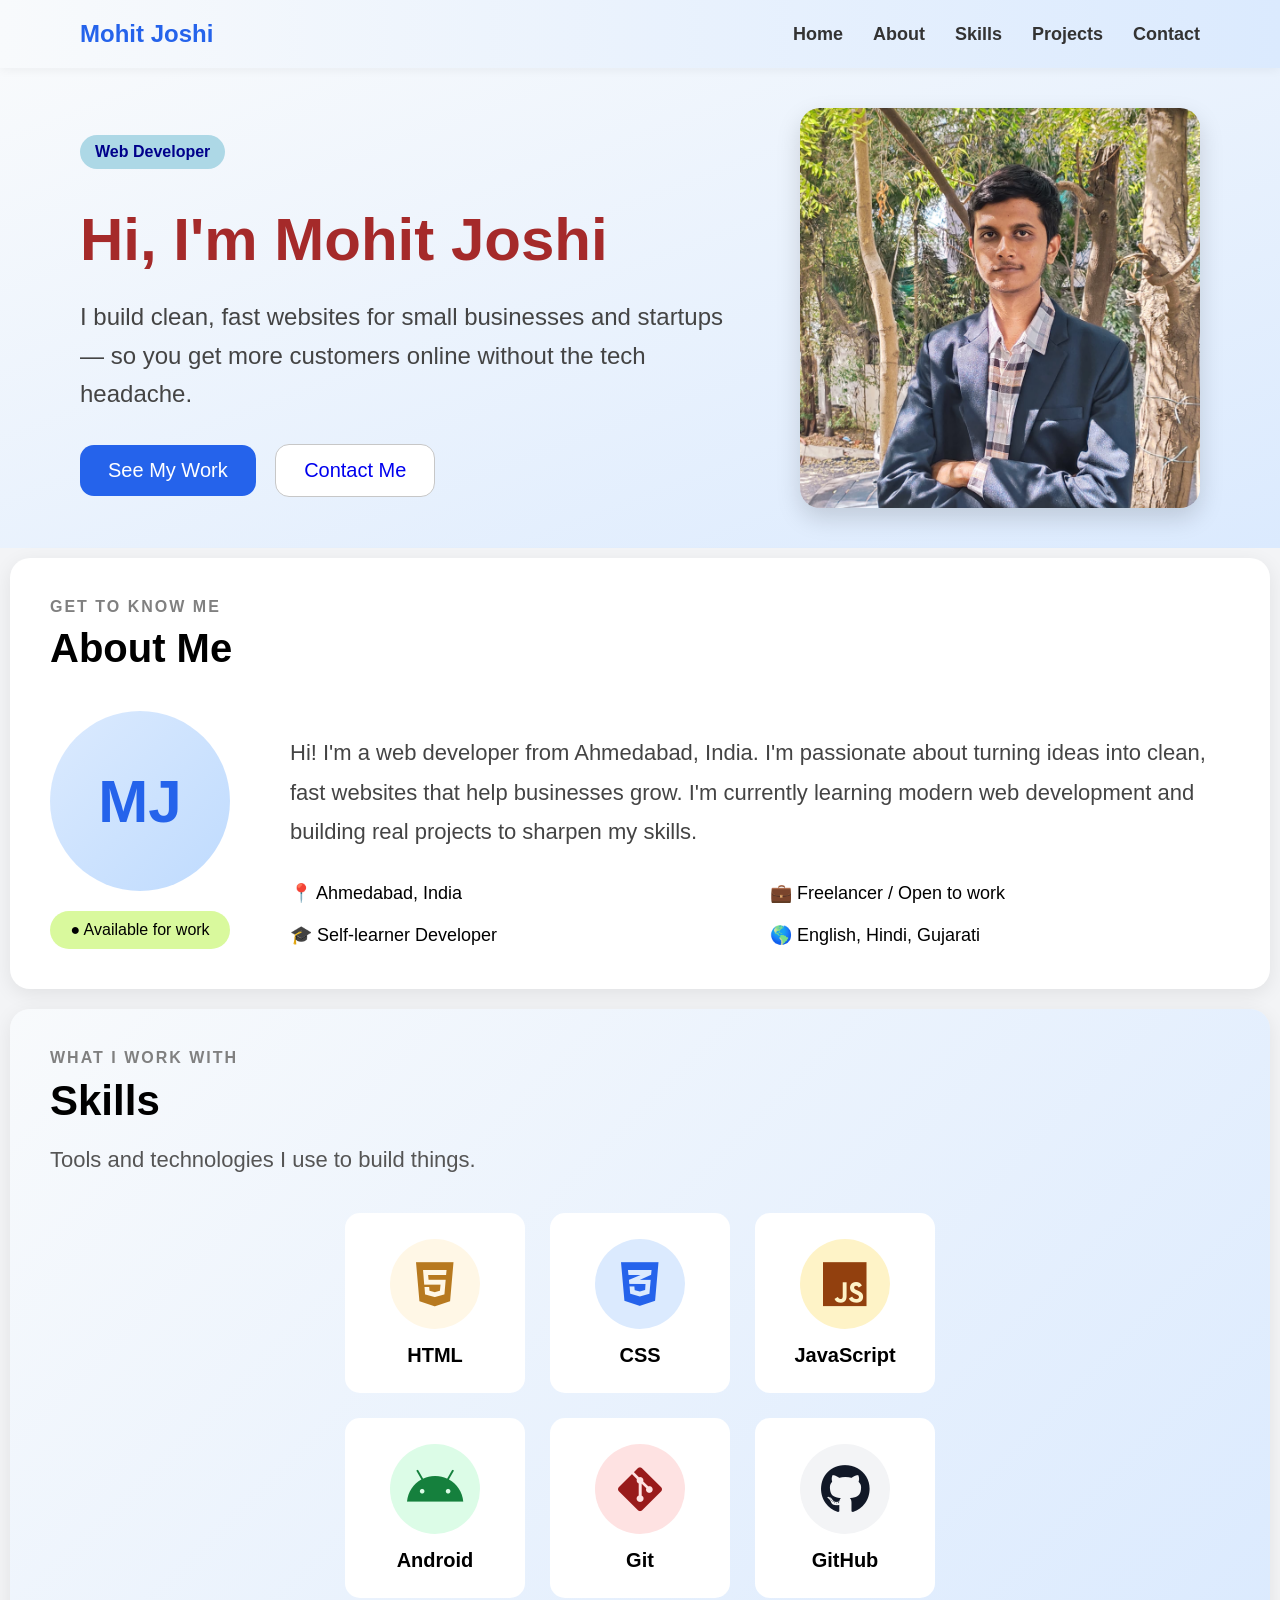
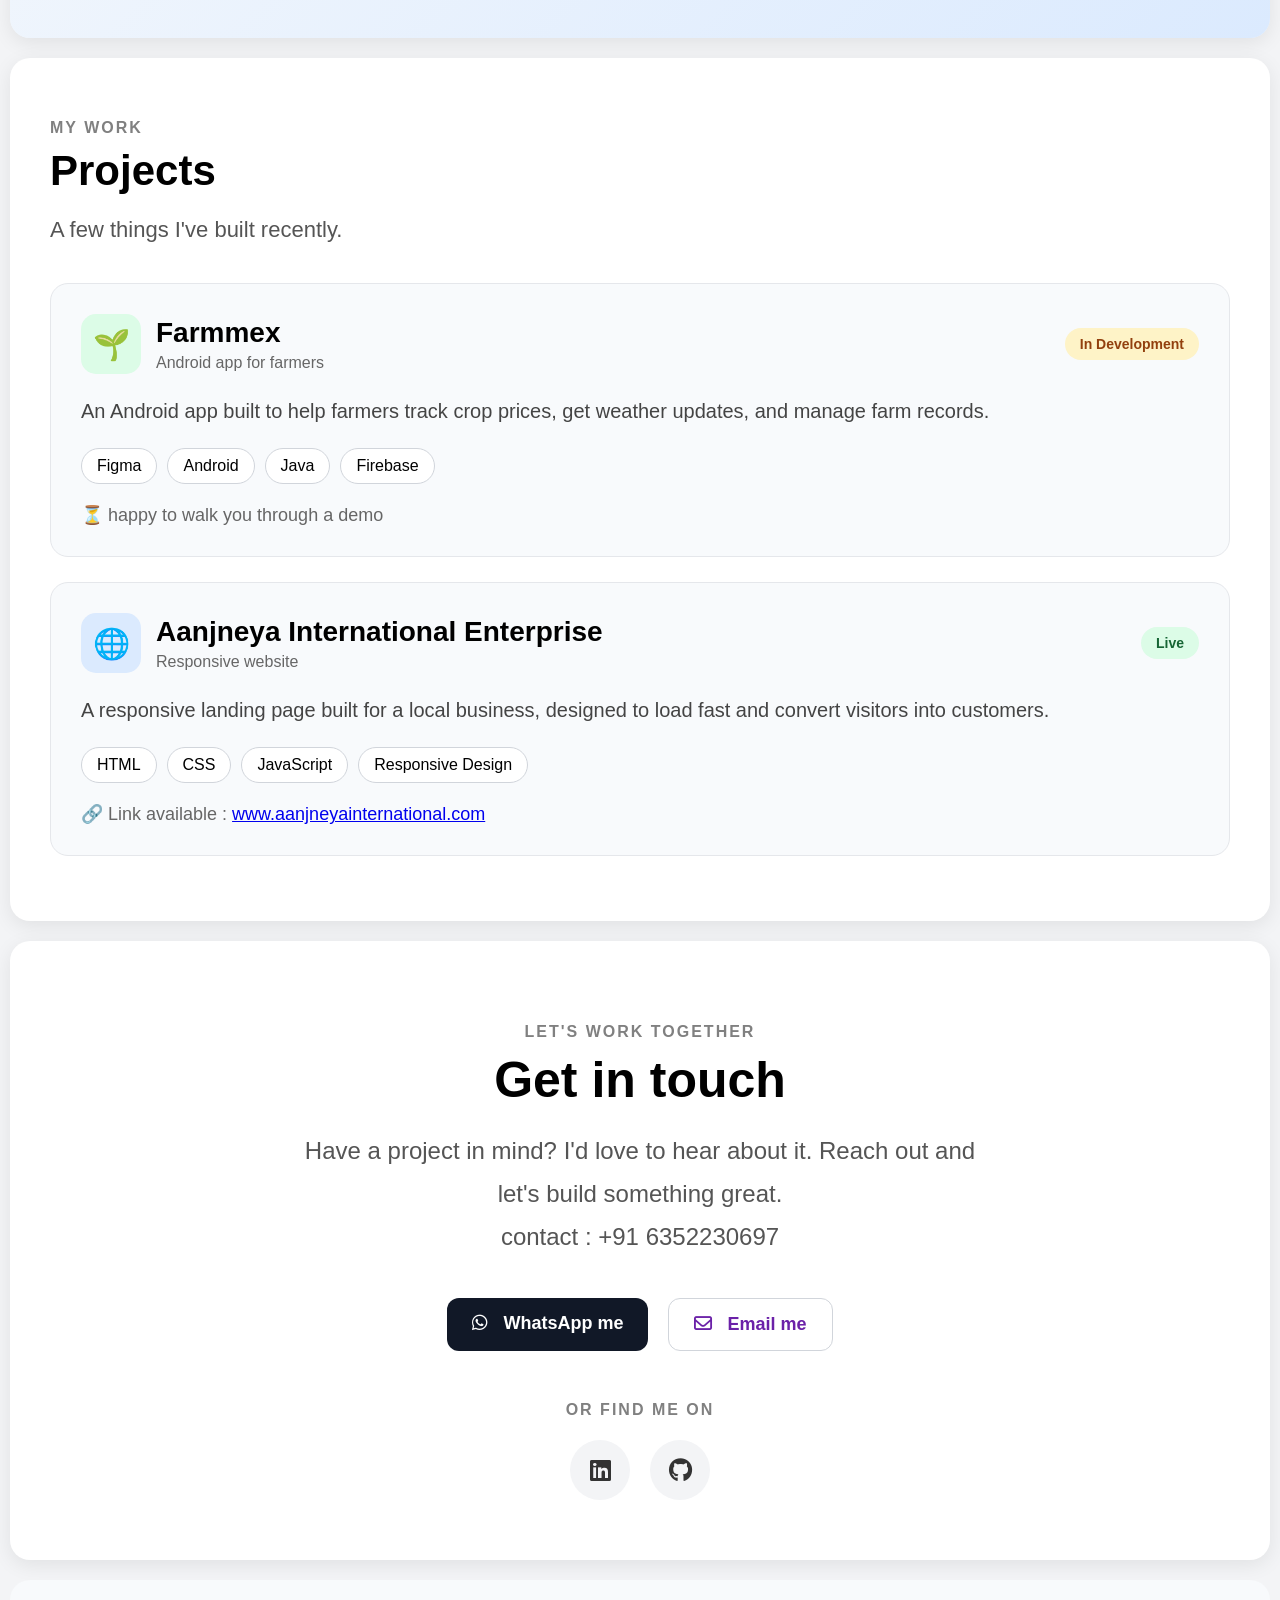
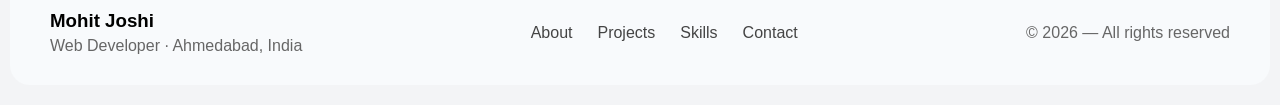
<file: index.html>
<!DOCTYPE html>
<html lang="en">
<head>
    <meta charset="UTF-8">
    <meta name="viewport" content="width=device-width, initial-scale=1.0">
    <meta name="description" content="This web site is for the portfolio of the Mohit Joshi.">
    <meta name="keywords" content="portfolio , Mohit , Joshi , web portfolio">
    <meta name="author" content="Mohit Joshi">
    <meta property="og:title"
    content="Mohit Joshi Portfolio">
    <meta property="og:description"
    content="Web Developer Portfolio">

    <meta property="og:type"
    content="website">
    <title>Mohit Joshi | Web Developer Portfolio</title>
    <link href="webHeroSection.css" rel="stylesheet">
    <link rel="stylesheet"
        href="https://cdnjs.cloudflare.com/ajax/libs/font-awesome/6.5.1/css/all.min.css">
</head>
<body>

    <nav class="navbar">

    <div class="logo">
        Mohit Joshi
    </div>

    <ul class="nav-links">

        <li><a href="#home">Home</a></li>

        <li><a href="#about">About</a></li>

        <li><a href="#skills">Skills</a></li>

        <li><a href="#projects">Projects</a></li>

        <li><a href="#contact">Contact</a></li>

    </ul>

</nav>
   <section id="home" class="webHeroSection">

    <div class="content">

        <h3 id="webdeveloper">Web Developer</h3>

        <h1 id="namesection">Hi, I'm Mohit Joshi</h1>

        <p id="descriptionsection">
            I build clean, fast websites for small businesses and startups —
            so you get more customers online without the tech headache.
        </p>

        <a href="#projects" class="seemywork">
    See My Work
</a>

<a href="#contact" class="Contact">
    Contact Me
</a>

    </div>

    <img src="1769966313739.jpg" alt="Mohit Joshi" id="mimage">

   </section>

<!-- <h1 class="aboutheading">About</h1> -->
<section id="about" class="about">

    <h4 class="about-tag">GET TO KNOW ME</h4>

    <h2 class="about-title">About Me</h2>

    <div class="about-container">

        <div class="about-left">

            <div class="profile-circle">
                MJ
            </div>

            <div class="status">
                ● Available for work
            </div>

        </div>

        <div class="about-right">

            <p class="about-description">
                Hi! I'm a web developer from Ahmedabad, India.
                I'm passionate about turning ideas into clean,
                fast websites that help businesses grow.

                I'm currently learning modern web development
                and building real projects to sharpen my skills.
            </p>

            <div class="info-grid">

                <div>📍 Ahmedabad, India</div>

                <div>💼 Freelancer / Open to work</div>

                <div>🎓 Self-learner Developer</div>

                <div>🌎 English, Hindi, Gujarati</div>

            </div>

            <!-- <hr> -->

            <!-- <h3>Skills</h3>

            <div class="skills">

                <span>HTML</span>
                <span>CSS</span>
                <span>JavaScript</span>
                <span>React</span>
                <span>Git</span>

            </div>

            <h3>At A Glance</h3>

            <div class="stats">

                <div class="card">
                    <h2>3+</h2>
                    <p>Projects Built</p>
                </div>

                <div class="card">
                    <h2>3</h2>
                    <p>Months Learning</p>
                </div>

                <div class="card">
                    <h2>100%</h2>
                    <p>Commitment</p>
                </div> -->

            </div>

        </div>

    </div>

</section>
<section id="skills" class="skills-section">

    <h4 class="skills-tag">WHAT I WORK WITH</h4>

    <h2 class="skills-title">Skills</h2>

    <p class="skills-description">
        Tools and technologies I use to build things.
    </p>

    <div class="skills-container">

        <div class="skill-card">
            <div class="icon html-icon">
                <i class="fa-brands fa-html5"></i>
            </div>
            <h3>HTML</h3>
        </div>

        <div class="skill-card">
            <div class="icon css-icon">
                <i class="fa-brands fa-css3-alt"></i>
            </div>
            <h3>CSS</h3>
        </div>

        <div class="skill-card">
            <div class="icon js-icon">
                <i class="fa-brands fa-js"></i>
            </div>
            <h3>JavaScript</h3>
        </div>

        <div class="skill-card">
            <div class="icon android-icon">
                <i class="fa-brands fa-android"></i>
            </div>
            <h3>Android</h3>
        </div>

        <div class="skill-card">
            <div class="icon git-icon">
                <i class="fa-brands fa-git-alt"></i>
            </div>
            <h3>Git</h3>
        </div>

        <div class="skill-card">
            <div class="icon github-icon">
                <i class="fa-brands fa-github"></i>
            </div>
            <h3>GitHub</h3>
        </div>

    </div>

</section>
<section id="projects" class="projects-section">

    <h4 class="projects-tag">MY WORK</h4>

    <h2 class="projects-title">Projects</h2>

    <p class="projects-description">
        A few things I've built recently.
    </p>

    <!-- Project 1 -->

    <div class="project-card">

        <div class="project-header">

            <div class="project-info">

                <div class="project-icon">🌱</div>

                <div>
                    <h3>Farmmex</h3>
                    <p>Android app for farmers</p>
                </div>

            </div>

            <span class="status-badge development">
                In Development
            </span>

        </div>

        <p class="project-text">
            An Android app built to help farmers track crop prices,
            get weather updates, and manage farm records.
        </p>

        <div class="tech-stack">
            <span>Figma</span>
            <span>Android</span>
            <span>Java</span>
            <span>Firebase</span>
        </div>

        <div class="project-footer">
            ⏳ happy to walk you through a demo
        </div>

    </div>

    <!-- Project 2 -->

    <div class="project-card">

        <div class="project-header">

            <div class="project-info">

                <div class="project-icon website">🌐</div>

                <div>
                    <h3>Aanjneya International Enterprise</h3>
                    <p>Responsive website</p>
                </div>

            </div>

            <span class="status-badge live">
                Live
            </span>

        </div>

        <p class="project-text">
            A responsive landing page built for a local business,
            designed to load fast and convert visitors into customers.
        </p>

        <div class="tech-stack">
            <span>HTML</span>
            <span>CSS</span>
            <span>JavaScript</span>
            <span>Responsive Design</span>
        </div>

        <div class="project-footer">
    🔗 Link available :
    <a href="https://www.aanjneyainternational.com/" target="_blank">
        www.aanjneyainternational.com
    </a>
</div>

    </div>

</section>
<section id="contact" class="contact-section">

    <h4 class="contact-tag">LET'S WORK TOGETHER</h4>

    <h2 class="contact-title">Get in touch</h2>

    <p class="contact-description">
        Have a project in mind? I'd love to hear about it.
        Reach out and let's build something great. 
    </p>

    
    <p class="contact-description">
        contact : +91 6352230697
    </p>

    <div class="contact-buttons">

        <a href="https://wa.me/916352230697" class="whatsapp-btn">
            <i class="fa-brands fa-whatsapp"></i>
            WhatsApp me
        </a>

        <a href="mailto:mjoshi2102@gmail.com" class="email-btn">
            <i class="fa-regular fa-envelope"></i>
            Email me
        </a>

    </div>

    <h4 class="social-title">OR FIND ME ON</h4>

    <div class="social-icons">

        <a href="https://www.linkedin.com/in/joshi-mohit-0b102326b?utm_source=share_via&utm_content=profile&utm_medium=member_android">
            <i class="fa-brands fa-linkedin"></i>
        </a>

        <a href="https://github.com/Mohitvjoshi">
            <i class="fa-brands fa-github"></i>
        </a>

    </div>

</section>
<footer class="footer">

    <div class="footer-left">

        <h3>Mohit Joshi</h3>

        <p>
            Web Developer · Ahmedabad, India
        </p>

    </div>

    <div class="footer-center">

        <a href="#about">About</a>

        <a href="#projects">Projects</a>

        <a href="#skills">Skills</a>

        <a href="#contact">Contact</a>

    </div>

    <div class="footer-right">

        © 2026 — All rights reserved

    </div>

</footer>
</body>
</html>
</file>
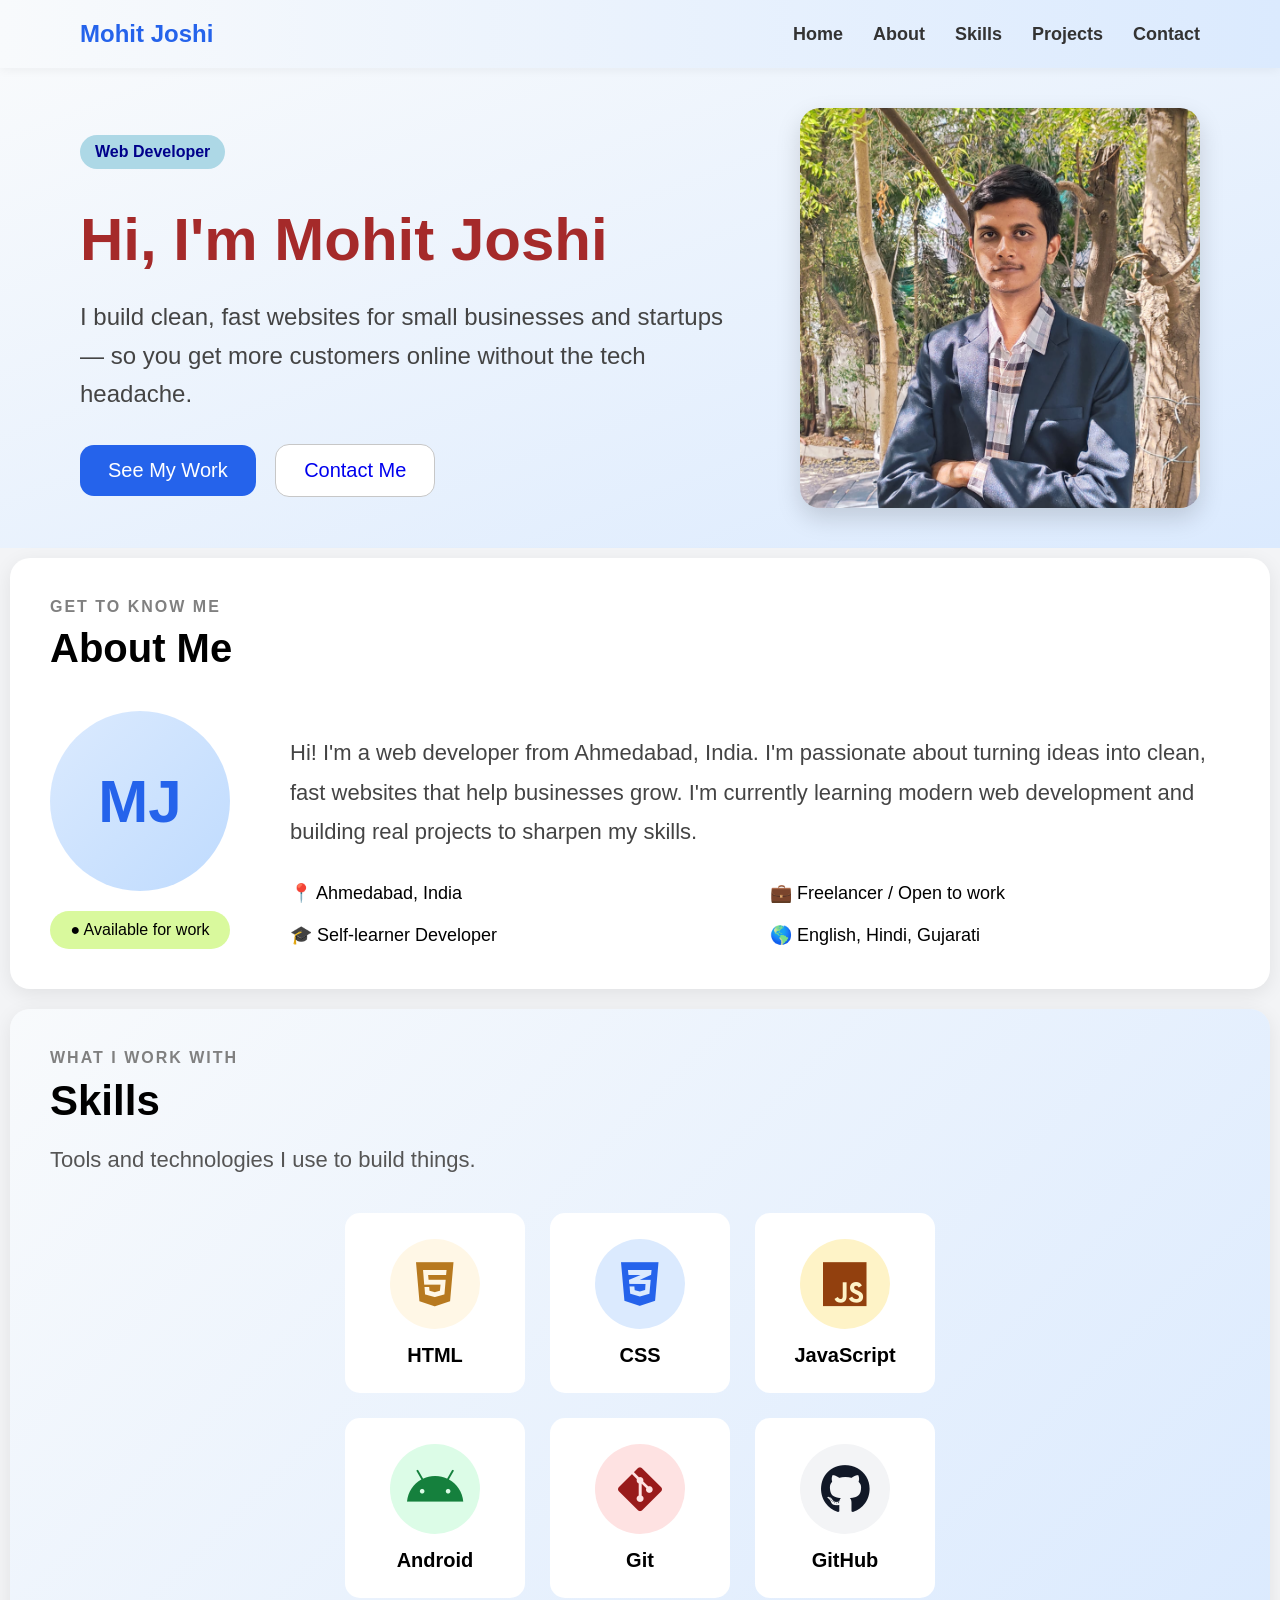
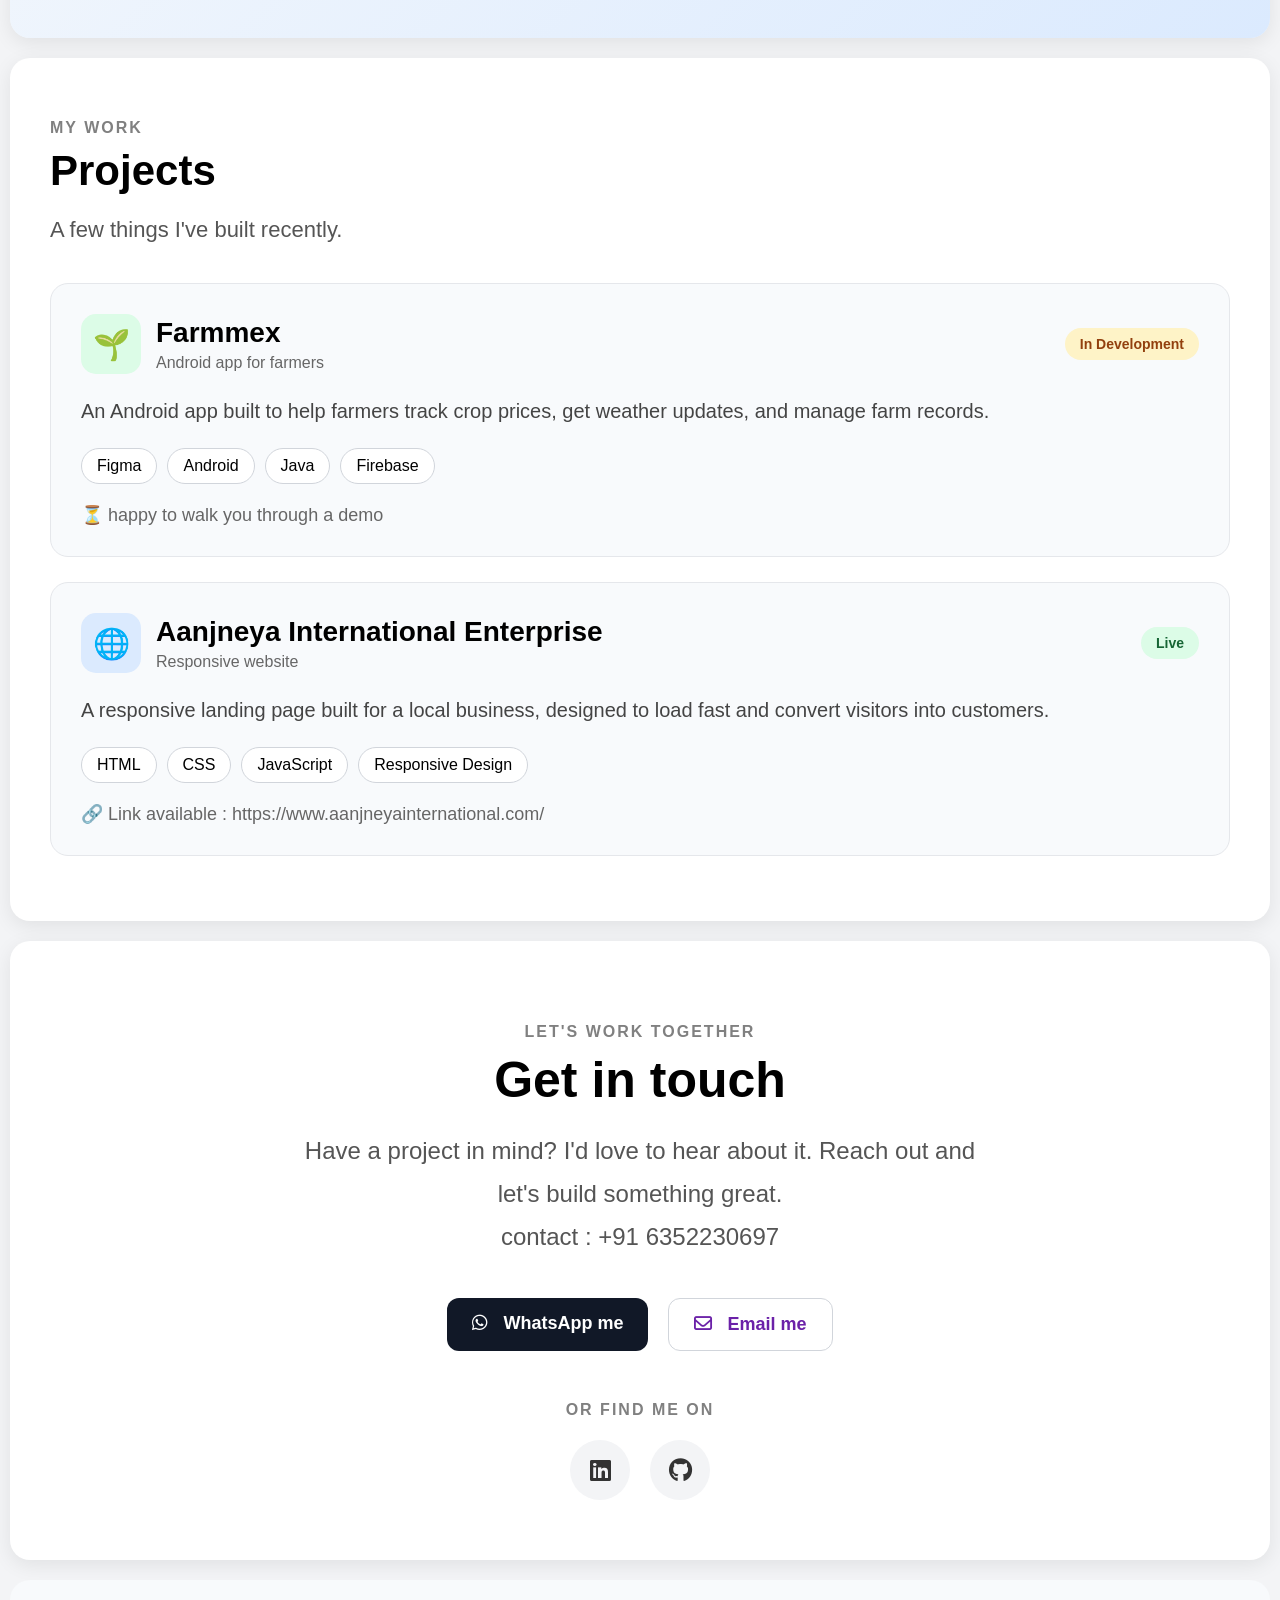
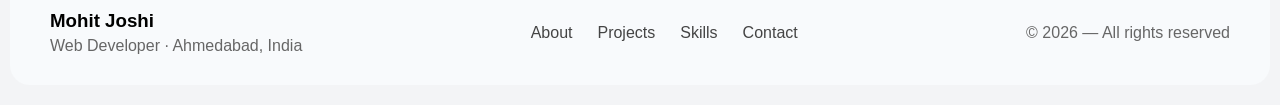
<file: webHeroSection.html>
<!DOCTYPE html>
<html lang="en">
<head>
    <meta charset="UTF-8">
    <meta name="viewport" content="width=device-width, initial-scale=1.0">
    <meta name="description" content="This web site is for the portfolio of the Mohit Joshi.">
    <meta name="keywords" content="portfolio , Mohit , Joshi , web portfolio">
    <title>Web portfolio</title>
    <link href="webHeroSection.css" rel="stylesheet">
    <link rel="stylesheet"
        href="https://cdnjs.cloudflare.com/ajax/libs/font-awesome/6.5.1/css/all.min.css">
</head>
<body>

    <nav class="navbar">

    <div class="logo">
        Mohit Joshi
    </div>

    <ul class="nav-links">

        <li><a href="#home">Home</a></li>

        <li><a href="#about">About</a></li>

        <li><a href="#skills">Skills</a></li>

        <li><a href="#projects">Projects</a></li>

        <li><a href="#contact">Contact</a></li>

    </ul>

</nav>
   <section id="home" class="webHeroSection">

    <div class="content">

        <h3 id="webdeveloper">Web Developer</h3>

        <h1 id="namesection">Hi, I'm Mohit Joshi</h1>

        <p id="descriptionsection">
            I build clean, fast websites for small businesses and startups —
            so you get more customers online without the tech headache.
        </p>

        <a href="#projects" class="seemywork">
    See My Work
</a>

<a href="#contact" class="Contact">
    Contact Me
</a>

    </div>

    <img src="1769966313739.jpg" alt="Mohit Joshi" id="mimage">

   </section>

<!-- <h1 class="aboutheading">About</h1> -->
<section id="about" class="about">

    <h4 class="about-tag">GET TO KNOW ME</h4>

    <h2 class="about-title">About Me</h2>

    <div class="about-container">

        <div class="about-left">

            <div class="profile-circle">
                MJ
            </div>

            <div class="status">
                ● Available for work
            </div>

        </div>

        <div class="about-right">

            <p class="about-description">
                Hi! I'm a web developer from Ahmedabad, India.
                I'm passionate about turning ideas into clean,
                fast websites that help businesses grow.

                I'm currently learning modern web development
                and building real projects to sharpen my skills.
            </p>

            <div class="info-grid">

                <div>📍 Ahmedabad, India</div>

                <div>💼 Freelancer / Open to work</div>

                <div>🎓 Self-learner Developer</div>

                <div>🌎 English, Hindi, Gujarati</div>

            </div>

            <!-- <hr> -->

            <!-- <h3>Skills</h3>

            <div class="skills">

                <span>HTML</span>
                <span>CSS</span>
                <span>JavaScript</span>
                <span>React</span>
                <span>Git</span>

            </div>

            <h3>At A Glance</h3>

            <div class="stats">

                <div class="card">
                    <h2>3+</h2>
                    <p>Projects Built</p>
                </div>

                <div class="card">
                    <h2>3</h2>
                    <p>Months Learning</p>
                </div>

                <div class="card">
                    <h2>100%</h2>
                    <p>Commitment</p>
                </div> -->

            </div>

        </div>

    </div>

</section>
<section id="skills" class="skills-section">

    <h4 class="skills-tag">WHAT I WORK WITH</h4>

    <h2 class="skills-title">Skills</h2>

    <p class="skills-description">
        Tools and technologies I use to build things.
    </p>

    <div class="skills-container">

        <div class="skill-card">
            <div class="icon html-icon">
                <i class="fa-brands fa-html5"></i>
            </div>
            <h3>HTML</h3>
        </div>

        <div class="skill-card">
            <div class="icon css-icon">
                <i class="fa-brands fa-css3-alt"></i>
            </div>
            <h3>CSS</h3>
        </div>

        <div class="skill-card">
            <div class="icon js-icon">
                <i class="fa-brands fa-js"></i>
            </div>
            <h3>JavaScript</h3>
        </div>

        <div class="skill-card">
            <div class="icon android-icon">
                <i class="fa-brands fa-android"></i>
            </div>
            <h3>Android</h3>
        </div>

        <div class="skill-card">
            <div class="icon git-icon">
                <i class="fa-brands fa-git-alt"></i>
            </div>
            <h3>Git</h3>
        </div>

        <div class="skill-card">
            <div class="icon github-icon">
                <i class="fa-brands fa-github"></i>
            </div>
            <h3>GitHub</h3>
        </div>

    </div>

</section>
<section id="projects" class="projects-section">

    <h4 class="projects-tag">MY WORK</h4>

    <h2 class="projects-title">Projects</h2>

    <p class="projects-description">
        A few things I've built recently.
    </p>

    <!-- Project 1 -->

    <div class="project-card">

        <div class="project-header">

            <div class="project-info">

                <div class="project-icon">🌱</div>

                <div>
                    <h3>Farmmex</h3>
                    <p>Android app for farmers</p>
                </div>

            </div>

            <span class="status-badge development">
                In Development
            </span>

        </div>

        <p class="project-text">
            An Android app built to help farmers track crop prices,
            get weather updates, and manage farm records.
        </p>

        <div class="tech-stack">
            <span>Figma</span>
            <span>Android</span>
            <span>Java</span>
            <span>Firebase</span>
        </div>

        <div class="project-footer">
            ⏳ happy to walk you through a demo
        </div>

    </div>

    <!-- Project 2 -->

    <div class="project-card">

        <div class="project-header">

            <div class="project-info">

                <div class="project-icon website">🌐</div>

                <div>
                    <h3>Aanjneya International Enterprise</h3>
                    <p>Responsive website</p>
                </div>

            </div>

            <span class="status-badge live">
                Live
            </span>

        </div>

        <p class="project-text">
            A responsive landing page built for a local business,
            designed to load fast and convert visitors into customers.
        </p>

        <div class="tech-stack">
            <span>HTML</span>
            <span>CSS</span>
            <span>JavaScript</span>
            <span>Responsive Design</span>
        </div>

        <div class="project-footer">
            🔗 Link available : <a>https://www.aanjneyainternational.com/</a> 
        </div>

    </div>

</section>
<section id="contact" class="contact-section">

    <h4 class="contact-tag">LET'S WORK TOGETHER</h4>

    <h2 class="contact-title">Get in touch</h2>

    <p class="contact-description">
        Have a project in mind? I'd love to hear about it.
        Reach out and let's build something great. 
    </p>

    
    <p class="contact-description">
        contact : +91 6352230697
    </p>

    <div class="contact-buttons">

        <a href="https://wa.me/916352230697" class="whatsapp-btn">
            <i class="fa-brands fa-whatsapp"></i>
            WhatsApp me
        </a>

        <a href="mailto:mjoshi2102@gmail.com" class="email-btn">
            <i class="fa-regular fa-envelope"></i>
            Email me
        </a>

    </div>

    <h4 class="social-title">OR FIND ME ON</h4>

    <div class="social-icons">

        <a href="https://www.linkedin.com/in/joshi-mohit-0b102326b?utm_source=share_via&utm_content=profile&utm_medium=member_android">
            <i class="fa-brands fa-linkedin"></i>
        </a>

        <a href="https://github.com/Mohitvjoshi">
            <i class="fa-brands fa-github"></i>
        </a>

    </div>

</section>
<footer class="footer">

    <div class="footer-left">

        <h3>Mohit Joshi</h3>

        <p>
            Web Developer · Ahmedabad, India
        </p>

    </div>

    <div class="footer-center">

        <a href="#about">About</a>

        <a href="#projects">Projects</a>

        <a href="#skills">Skills</a>

        <a href="#contact">Contact</a>

    </div>

    <div class="footer-right">

        © 2026 — All rights reserved

    </div>

</footer>
</body>
</html>
</file>
<file: webHeroSection.css>
html{
    scroll-behavior: smooth;
}
/* Remove default browser spacing */

body{
    margin: 0;
    padding: 0;

    font-family: Arial, sans-serif;

    background-color: #f3f4f6;
}
/* nav bar */

.navbar{

    position: sticky;

    top: 0;

    z-index: 1000;

    background: linear-gradient(
        to right,
        #f8fafc,
        #dbeafe
    );

    display: flex;

    justify-content: space-between;

    align-items: center;

    padding: 20px 80px;

    box-shadow: 0px 2px 10px rgba(0,0,0,0.05);
}

.logo{

    font-size: 24px;

    font-weight: bold;

    color: #2563eb;
}

.nav-links{

    display: flex;

    list-style: none;

    gap: 30px;

    margin: 0;

    padding: 0;
}

.nav-links a{

    text-decoration: none;

    color: #333;

    font-size: 18px;

    font-weight: 600;

    transition: 0.3s;
}

.nav-links a:hover{

    color: #2563eb;

    background-color: white;

    padding: 8px 14px;

    border-radius: 10px;
}

/* hero section */

.webHeroSection{
    background: linear-gradient(to bottom right, #f8fafc, #dbeafe);

    display: flex;
    justify-content: space-between;
    align-items: center;

    padding: 40px 80px;
}

/* Left Content */

.content{
    flex: 1;
}

/* Web Developer Tag */

#webdeveloper{
    display: inline-block;

    padding: 8px 15px;

    border-radius: 20px;

    background-color: lightblue;
    color: darkblue;

    font-size: 16px;
    font-weight: bold;
}

/* Main Heading */

#namesection{
    font-size: 60px;
    font-weight: bold;

    color: brown;

    margin-top: 20px;
    margin-bottom: 20px;
}

/* Description */

#descriptionsection{
    font-size: 24px;
    color: #444;

    line-height: 1.6;

    margin-bottom: 30px;
}

/* Hero Image */

#mimage{
    width: 400px;
    height: 400px;

    object-fit: cover;

    border-radius: 20px;

    margin-left: 50px;

    box-shadow: 0px 10px 25px rgba(0,0,0,0.15);
}

/* Buttons */

.seemywork{
    padding: 14px 28px;

    border: none;

    border-radius: 14px;

    background-color: #2563eb;
    color: white;

    font-size: 20px;
    font-weight: 500;

    cursor: pointer;

    margin-right: 15px;

    transition: 0.3s;
}

.seemywork:hover{
    background-color: #1d4ed8;
}

.Contact{
    padding: 14px 28px;

    border: 1px solid #c7c7c7;

    border-radius: 14px;

    background-color: white;

    font-size: 20px;
    font-weight: 500;

    cursor: pointer;

    transition: 0.3s;
}

.Contact:hover{
    background-color: #f5f5f5;
}
.seemywork,
.Contact{

    display: inline-block;

    text-decoration: none;
}

/* 
   ABOUT SECTION
*/

.about{
    background-color: white;

    margin: 10px 10px;

    padding:40px;

    border-radius: 20px;

    box-shadow: 0px 5px 20px rgba(0,0,0,0.08);
}

.about-tag{
    color: gray;
    letter-spacing: 2px;

    margin-top: 0;
    margin-bottom: 10px;
}

.about-title{
    font-size: 40px;

    margin-top: 0;
    margin-bottom: 40px;
}

.about-container{
    display: flex;
    gap: 60px;
}

.about-left{
    text-align: center;
}

/* Profile Circle */

.profile-circle{
    width: 180px;
    height: 180px;

    background: linear-gradient(to bottom right, #dbeafe, #bfdbfe);

    border-radius: 50%;

    display: flex;
    justify-content: center;
    align-items: center;

    font-size: 60px;
    font-weight: bold;

    color: #2563eb;
}

/* Available Badge */

.status{
    margin-top: 20px;

    display: inline-block;

    background-color: #d9f99d;

    padding: 10px 20px;

    border-radius: 20px;

    font-weight: 500;
}

/* Right Content */

.about-right{
    flex: 1;
}

.about-description{
    font-size: 22px;

    line-height: 1.8;

    color: #444;
}

/* Information Grid */

.info-grid{
    margin-top: 30px;

    display: grid;

    grid-template-columns: repeat(2,1fr);

    gap: 20px;

    font-size: 18px;
}

/* Skills */

.skills{
    display: flex;
    flex-wrap: wrap;

    gap: 15px;

    margin-top: 20px;
}

.skills span{
    background-color: #f3f4f6;

    padding: 10px 20px;

    border-radius: 12px;

    font-weight: 500;
}

/* Stats */

.stats{
    margin-top: 30px;

    display: flex;

    gap: 20px;
}

.card{
    background-color: #f3f4f6;

    padding: 25px;

    border-radius: 15px;

    text-align: center;

    width: 150px;
}

.card h2{
    margin: 0;
    font-size: 36px;
}

.card p{
    margin-top: 10px;
    color: #555;
}
/* Skills Section */

.skills-section{
    /* background-color:#f8fafc; */
    background: linear-gradient(
        135deg,
        #f8fafc,
        #dbeafe
    );

    margin: 20px 10px;

    padding: 40px;

    border-radius: 20px;

    box-shadow: 0px 5px 20px rgba(0,0,0,0.08);
}

/* Section Heading */

.skills-tag{
    color: gray;

    letter-spacing: 2px;

    margin-top: 0;
    margin-bottom: 10px;
}

.skills-title{
    font-size: 42px;

    margin-top: 0;
    margin-bottom: 10px;
}

.skills-description{
    font-size: 22px;

    color: #555;

    margin-bottom: 40px;
}

/* skill grid*/

.skills-container{
    display: grid;

    grid-template-columns: repeat(3, 180px);

    justify-content: center;

    gap: 25px;

    margin-top: 30px;
}

/* skill card */

.skill-card{
    width: 180px;
    height: 180px;

    background-color: white;

    border-radius: 15px;

    display: flex;

    flex-direction: column;

    justify-content: center;

    align-items: center;

    text-align: center;

    cursor: pointer;

    transition: all 0.3s ease;
}

.skill-card:hover{
    transform: translateY(-8px);

    box-shadow: 0px 8px 20px rgba(0,0,0,0.12);
}

/* icon */

.icon{
    width: 90px;
    height: 90px;

    border-radius: 50%;

    display: flex;

    justify-content: center;

    align-items: center;

    font-size: 50px;

    font-weight: bold;

    margin-bottom: 15px;
}


   /* SKILL NAME */


.skill-card h3{
    margin: 0;

    font-size: 20px;

    font-weight: 600;
}

/* icon color  */

.html-icon{
    background-color: #fff7e6;
    color: #b7791f;
}

.css-icon{
    background-color: #dbeafe;
    color: #2563eb;
}

.js-icon{
    background-color: #fef3c7;
    color: #92400e;
}

.android-icon{
    background-color: #dcfce7;
    color: #15803d;
}

.git-icon{
    background-color: #fee2e2;
    color: #991b1b;
}

.github-icon{
    background-color: #f3f4f6;
    color: #111827;
}
/* project section */

.projects-section{

    background-color: white;

    margin: 20px 10px;

    padding: 40px;

    border-radius: 20px;

    box-shadow: 0px 5px 20px rgba(0,0,0,0.08);
}

/* Heading */

.projects-tag{

    color: gray;

    letter-spacing: 2px;

    margin-bottom: 10px;
}

.projects-title{

    font-size: 42px;

    margin-top: 0;

    margin-bottom: 10px;
}

.projects-description{

    font-size: 22px;

    color: #555;

    margin-bottom: 40px;
}

/* project card */

.project-card{

    background-color: #f8fafc;

    padding: 30px;

    border-radius: 18px;

    margin-bottom: 25px;

    border: 1px solid #e5e7eb;

    transition: 0.3s;
}

.project-card:hover{

    transform: translateY(-5px);

    box-shadow: 0px 8px 20px rgba(0,0,0,0.08);
}

/* Header */

.project-header{

    display: flex;

    justify-content: space-between;

    align-items: center;

    margin-bottom: 20px;
}

.project-info{

    display: flex;

    align-items: center;

    gap: 15px;
}

/* Icon */

.project-icon{

    width: 60px;

    height: 60px;

    border-radius: 15px;

    background-color: #dcfce7;

    display: flex;

    justify-content: center;

    align-items: center;

    font-size: 30px;
}

.website{

    background-color: #dbeafe;
}

/* Title */

.project-info h3{

    margin: 0;

    font-size: 28px;
}

.project-info p{

    margin: 5px 0 0;

    color: #666;
}

/* Status */

.status-badge{

    padding: 8px 15px;

    border-radius: 20px;

    font-size: 14px;

    font-weight: 600;
}

.live{

    background-color: #dcfce7;

    color: #166534;
}

.development{

    background-color: #fef3c7;

    color: #92400e;
}

/* Description */

.project-text{

    font-size: 20px;

    line-height: 1.7;

    color: #444;
}

/* Tech Stack */

.tech-stack{

    display: flex;

    flex-wrap: wrap;

    gap: 10px;

    margin-top: 20px;
}

.tech-stack span{

    background-color: white;

    border: 1px solid #d1d5db;

    padding: 8px 15px;

    border-radius: 20px;
}

/* Footer */

.project-footer{

    margin-top: 20px;

    color: #666;

    font-size: 18px;
}
#about,
#skills,
#projects,
#contact{
    scroll-margin-top: 100px;
}
/* contact section */

.contact-section{

    background-color: white;

    margin: 20px 10px;

    padding: 60px 40px;

    border-radius: 20px;

    text-align: center;

    box-shadow: 0px 5px 20px rgba(0,0,0,0.08);
}

.contact-tag{

    color: gray;

    letter-spacing: 2px;

    margin-bottom: 10px;
}

.contact-title{

    font-size: 50px;

    margin-top: 0;

    margin-bottom: 20px;
}

.contact-description{

    font-size: 24px;

    color: #555;

    line-height: 1.8;

    max-width: 700px;

    margin: auto;
}

/* Buttons */

.contact-buttons{

    margin-top: 40px;

    display: flex;

    justify-content: center;

    gap: 20px;
}

.whatsapp-btn{

    background-color: #111827;

    color: white;

    text-decoration: none;

    padding: 15px 25px;

    border-radius: 12px;

    font-size: 18px;

    font-weight: 600;
}

.email-btn{

    border: 1px solid #d1d5db;

    color: #6b21a8;

    text-decoration: none;

    padding: 15px 25px;

    border-radius: 12px;

    font-size: 18px;

    font-weight: 600;

    background-color: white;
}

.whatsapp-btn i,
.email-btn i{

    margin-right: 10px;
}

/* Social */

.social-title{

    margin-top: 50px;

    color: gray;

    letter-spacing: 2px;
}

.social-icons{

    margin-top: 20px;

    display: flex;

    justify-content: center;

    gap: 20px;
}

.social-icons a{

    width: 60px;

    height: 60px;

    background-color: #f3f4f6;

    border-radius: 50%;

    display: flex;

    justify-content: center;

    align-items: center;

    text-decoration: none;

    color: #333;

    font-size: 24px;

    transition: 0.3s;
}

.social-icons a:hover{

    transform: translateY(-5px);

    background-color: #dbeafe;

    color: #2563eb;
}
/* footer */

.footer{

    background-color: #f8fafc;

    margin: 20px 10px;

    padding: 30px 40px;

    border-radius: 20px;

    display: flex;

    justify-content: space-between;

    align-items: center;

    flex-wrap: wrap;
}

.footer-left h3{

    margin: 0;
}

.footer-left p{

    margin: 5px 0 0;

    color: #666;
}

.footer-center{

    display: flex;

    gap: 25px;
}

.footer-center a{

    text-decoration: none;

    color: #444;

    font-weight: 500;
}

.footer-center a:hover{

    color: #2563eb;
}

.footer-right{

    color: #666;
}
/* media query */

@media (max-width: 768px) {

    .navbar{
        flex-direction: column;
        padding: 15px 20px;
        gap: 15px;
    }

    .nav-links{
        gap: 15px;
        flex-wrap: wrap;
        justify-content: center;
    }

    .nav-links a{
        font-size: 16px;
    }
    .webHeroSection{
        flex-direction: column;
        padding: 30px 20px;
        text-align: center;
    }

    #namesection{
        font-size: 36px;
    }

    #descriptionsection{
        font-size: 18px;
    }

    #mimage{
        width: 100%;
        max-width: 300px;
        height: auto;
        margin: 30px 0 0 0;
    }

    .seemywork,
    .Contact{
        font-size: 16px;
        padding: 12px 20px;
    }
    /* About section */
    .about{
        padding: 25px;
    }

    .about-container{
        flex-direction: column;
        gap: 30px;
        text-align: center;
    }
    .about-left{
        display: flex;
        flex-direction: column;
        align-items: center;
    }

    .about-title{
        font-size: 30px;
    }

    .about-description{
        font-size: 18px;
        text-align: left;
    }

    .info-grid{
        grid-template-columns: 1fr;
        text-align: left;
        font-size: 16px;
    }

    /* Skills section */
    .skills-section{
        padding: 25px;
    }

    .skills-title{
        font-size: 30px;
    }

    .skills-description{
        font-size: 18px;
    }

    .skills-container{
        grid-template-columns: repeat(2, 1fr);
        gap: 15px;
    }

    .skill-card{
        width: 100%;
        height: 140px;
    }

    .icon{
        width: 60px;
        height: 60px;
        font-size: 32px;
    }

    /* Projects section */
    .projects-section{
        padding: 25px;
    }

    .projects-title{
        font-size: 30px;
    }

    .project-card{
        padding: 20px;
    }

    .project-header{
        flex-direction: column;
        align-items: flex-start;
        gap: 12px;
    }

    .project-info h3{
        font-size: 22px;
    }

    .project-text{
        font-size: 16px;
    }

    /* Contact section */
    .contact-section{
        padding: 40px 20px;
    }

    .contact-title{
        font-size: 34px;
    }

    .contact-description{
        font-size: 18px;
    }

    .contact-buttons{
        flex-direction: column;
        align-items: center;
    }

    .whatsapp-btn,
    .email-btn{
        width: 80%;
        justify-content: center;
        text-align: center;
    }

    /* Footer */
    .footer{
        flex-direction: column;
        text-align: center;
        gap: 15px;
    }

    .footer-center{
        flex-wrap: wrap;
        justify-content: center;
    }

}
</file>
